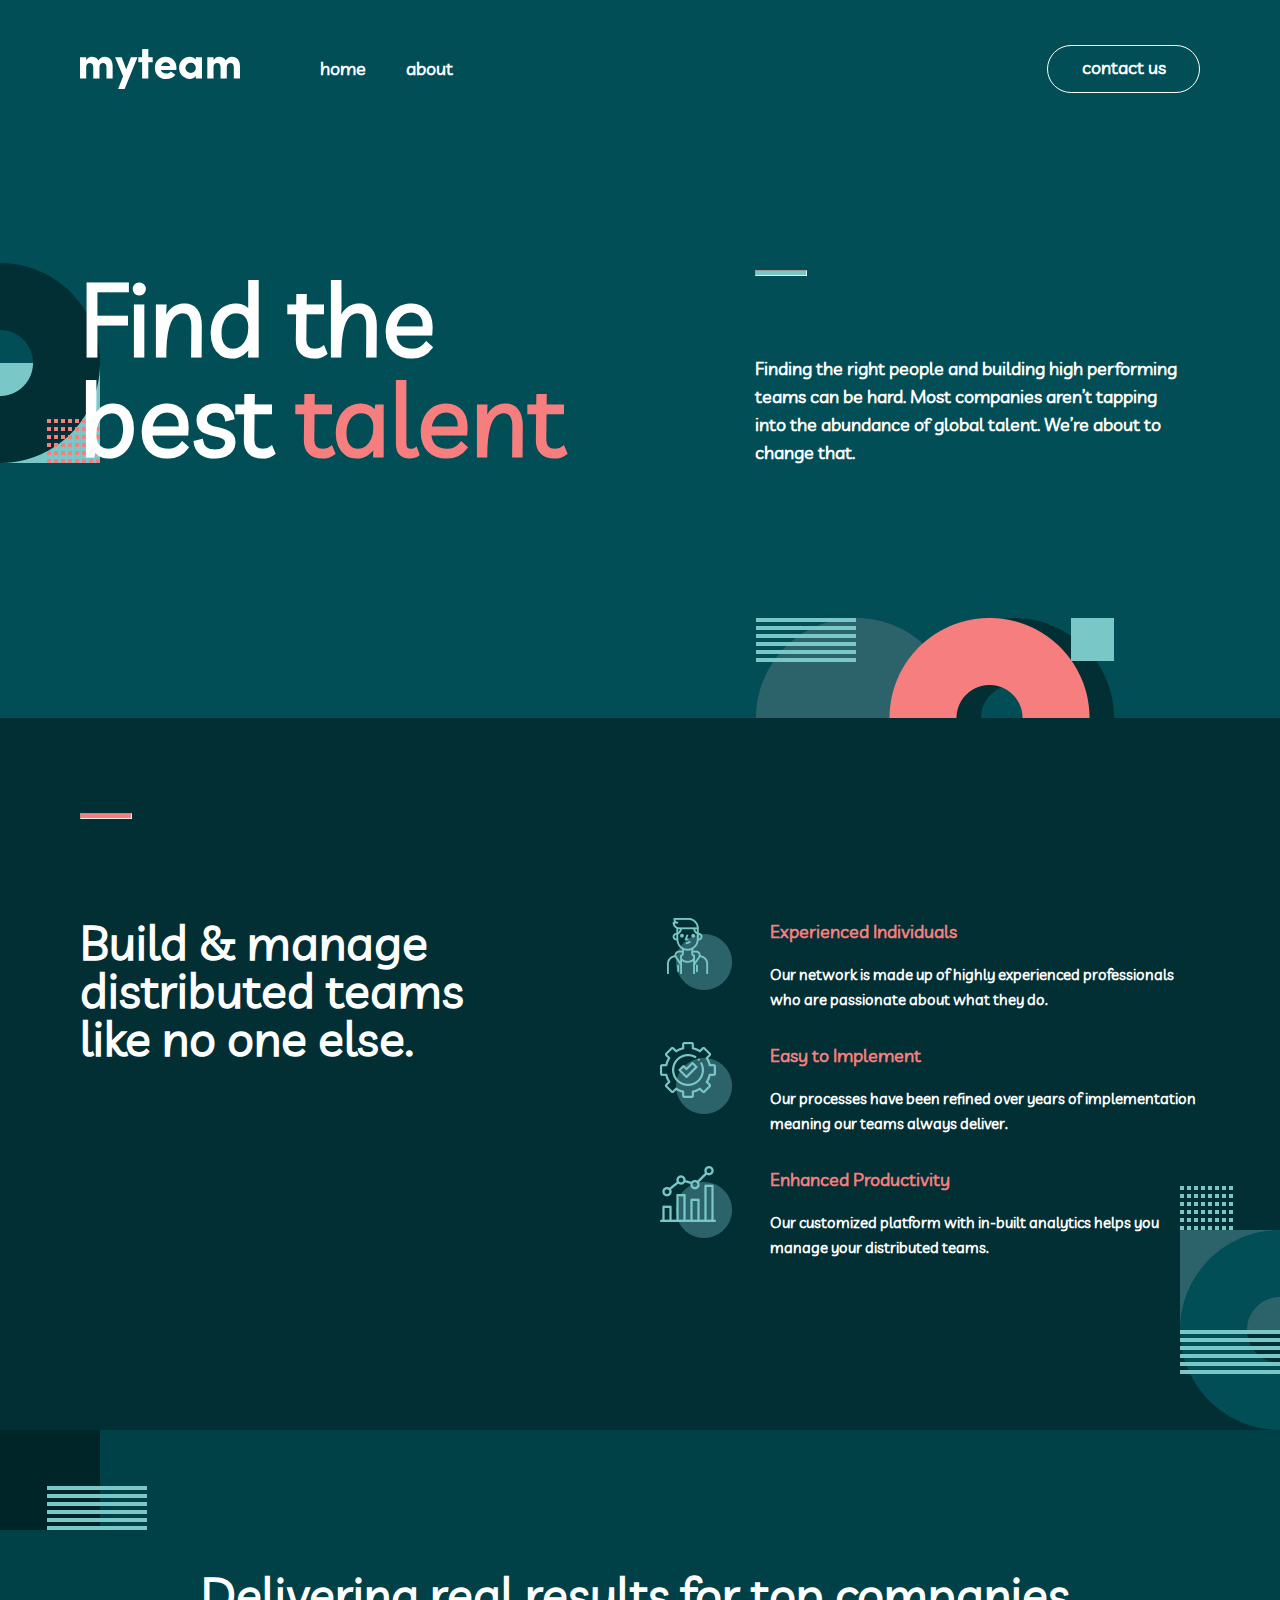
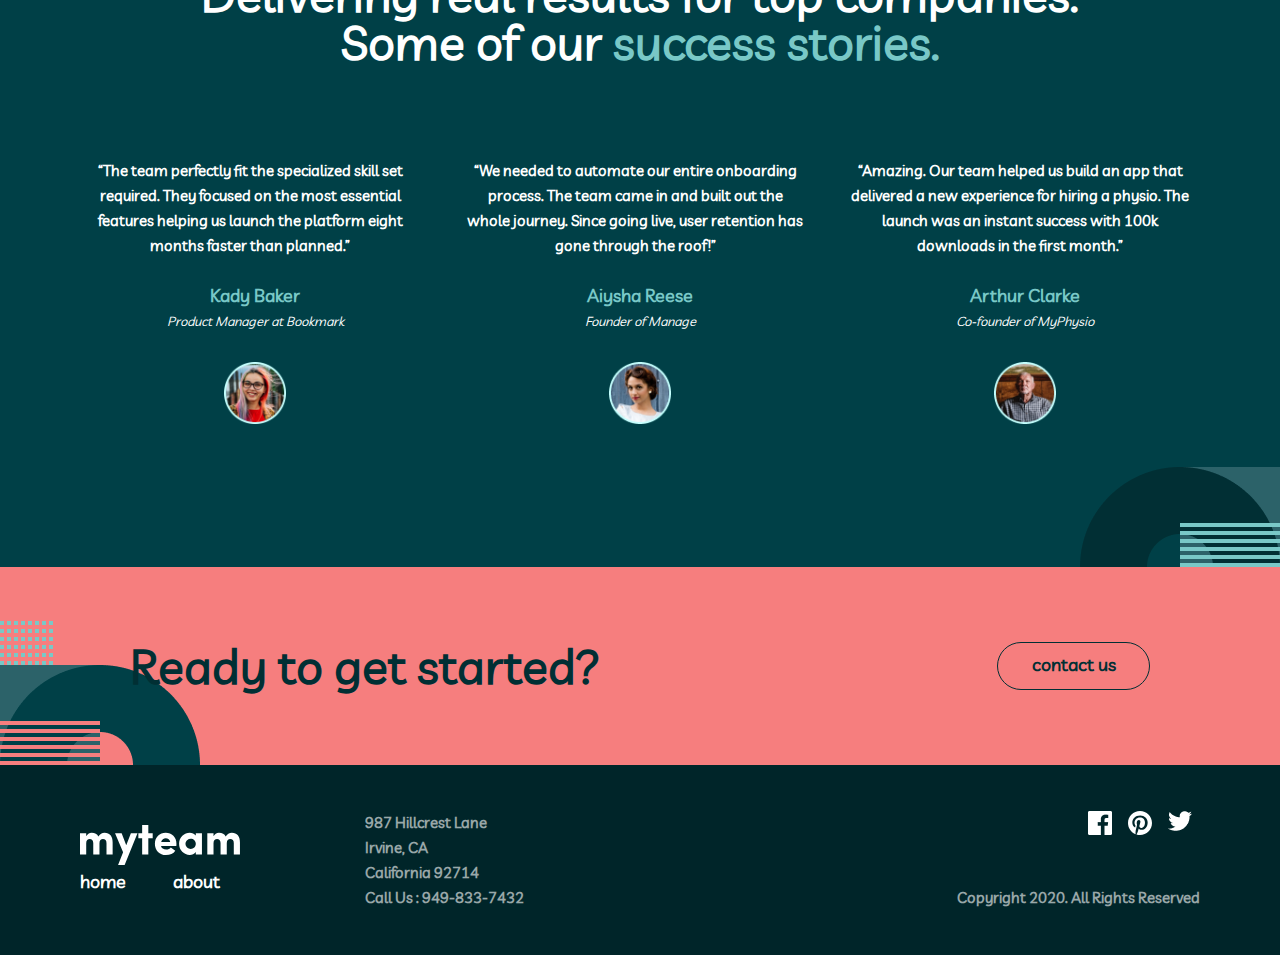
<file: index.html>
<!DOCTYPE html>
<html lang="en">
  <head>
    <meta charset="UTF-8" />
    <meta http-equiv="X-UA-Compatible" content="IE=edge" />
    <meta name="viewport" content="width=device-width, initial-scale=1.0" />
    <title>My Team</title>
    <link rel="stylesheet" href="./style/normailize.css" />
    <link rel="stylesheet" href="./style/minify-main.css" />
    <!-- <link rel="stylesheet" href="./style/main.css" /> -->
  </head>
  <body>
    <header class="site_header">
      <div class="container">
        <div class="site_logo">
          <img class="logo" src="./img/myteam.svg" alt="" />
          <ul class="site_list">
            <li class="list_item">
              <a class="item_link" href="./index.html">home</a>
            </li>
            <li class="list_item">
              <a class="item_link" href="./pages/about.html">about</a>
            </li>
          </ul>
        </div>
        <a class="site_link" href="./pages/contact.html">contact us</a>
      </div>
    </header>

    <main>
      <!-- site_hero start -->
      <section class="site_hero">
        <div class="container">
          <p class="hero_title">Find the best <span>talent</span></p>
          <div class="site_wrap">
            <hr class="wrap_hr" />
            <p class="wrap_text">
              Finding the right people and building high performing teams can be
              hard. Most companies aren’t tapping into the abundance of global
              talent. We’re about to change that.
            </p>
          </div>
        </div>
      </section>
      <!-- site_hero end -->

      <!-- site_build start -->
      <section class="site_build">
        <div class="container_2">
          <hr class="build_hr" />
        </div>
        <div class="container">
          <div class="build">
            <p class="build_title">
              Build & manage distributed teams like no one else.
            </p>
          </div>
          <div class="build_items">
            <div class="name_item">
              <img src="./img/avatar.png" alt="" />
              <div class="build_wrap">
                <p class="build_wrap_title">Experienced Individuals</p>
                <p class="build_wrap_text">
                  Our network is made up of highly experienced professionals who
                  are passionate about what they do.
                </p>
              </div>
            </div>
            <div class="name_item">
              <img src="./img/setting.png" alt="" />
              <div class="build_wrap">
                <p class="build_wrap_title">Easy to Implement</p>
                <p class="build_wrap_text">
                  Our processes have been refined over years of implementation
                  meaning our teams always deliver.
                </p>
              </div>
            </div>
            <div class="name_item">
              <img src="./img/statistic.png" alt="" />
              <div class="build_wrap">
                <p class="build_wrap_title">Enhanced Productivity</p>
                <p class="build_wrap_text">
                  Our customized platform with in-built analytics helps you
                  manage your distributed teams.
                </p>
              </div>
            </div>
          </div>
        </div>
      </section>
      <!-- site_build end -->

      <!-- delivering start -->
      <section class="site_delivering">
        <div class="container">
          <p class="delivering_title">
            Delivering real results for top companies. Some of our
            <span>success stories.</span>
          </p>
          <div class="delivering_wraps">
            <div class="delivering_wrap">
              <p class="delivering_wrap_title">
                “The team perfectly fit the specialized skill set required. They
                focused on the most essential features helping us launch the
                platform eight months faster than planned.”
              </p>
              <p class="wrap_name">Kady Baker</p>
              <p class="wrap_about">Product Manager at Bookmark</p>
              <img src="./img/kady.png" alt="" class="avatar" />
            </div>
            <div class="delivering_wrap">
              <p class="delivering_wrap_title">
                “We needed to automate our entire onboarding process. The team
                came in and built out the whole journey. Since going live, user
                retention has gone through the roof!”
              </p>
              <p class="wrap_name">Aiysha Reese</p>
              <p class="wrap_about">Founder of Manage</p>
              <img src="./img/rese.png" alt="" class="avatar" />
            </div>
            <div class="delivering_wrap">
              <p class="delivering_wrap_title">
                “Amazing. Our team helped us build an app that delivered a new
                experience for hiring a physio. The launch was an instant
                success with 100k downloads in the first month.”
              </p>
              <p class="wrap_name">Arthur Clarke</p>
              <p class="wrap_about">Co-founder of MyPhysio</p>
              <img src="./img/arthur.png" alt="" class="avatar" />
            </div>
          </div>
        </div>
      </section>
      <!-- delivering end -->

      <!-- started start -->
      <section class="started">
        <div class="container">
          <p class="start_title">Ready to get started?</p>
          <a href="./pages/contact.html" class="start_link">contact us</a>
        </div>
      </section>
      <!-- started end -->
    </main>
    <footer>
      <div class="container">
        <div class="footer_about">
          <div class="footer_logo">
            <img src="./img/myteam.svg" alt="" />
            <ul class="site_list">
              <li class="list_item">
                <a class="item_link" href="./index.html">home</a>
              </li>
              <li class="list_item">
                <a class="item_link" href="./pages/about.html">about</a>
              </li>
            </ul>
          </div>
          <div class="footer_wrap">
            <p class="footer_text">
              987 Hillcrest Lane <br />
              Irvine, CA <br />
              California 92714 <br />
              Call Us : 949-833-7432
            </p>
          </div>
        </div>
        <div class="footer_network">
          <div class="network">
            <a class="net_logo" href="#"
              ><img src="./img/facebook.png" alt=""
            /></a>
            <a class="net_logo" href="#"
              ><img src="./img/psiphon.svg" alt=""
            /></a>
            <a class="net_logo" href="#"><img src="./img/twit.png" alt="" /></a>
          </div>
          <p class="copy">Copyright 2020. All Rights Reserved</p>
        </div>
      </div>
    </footer>
  </body>
</html>
</file>
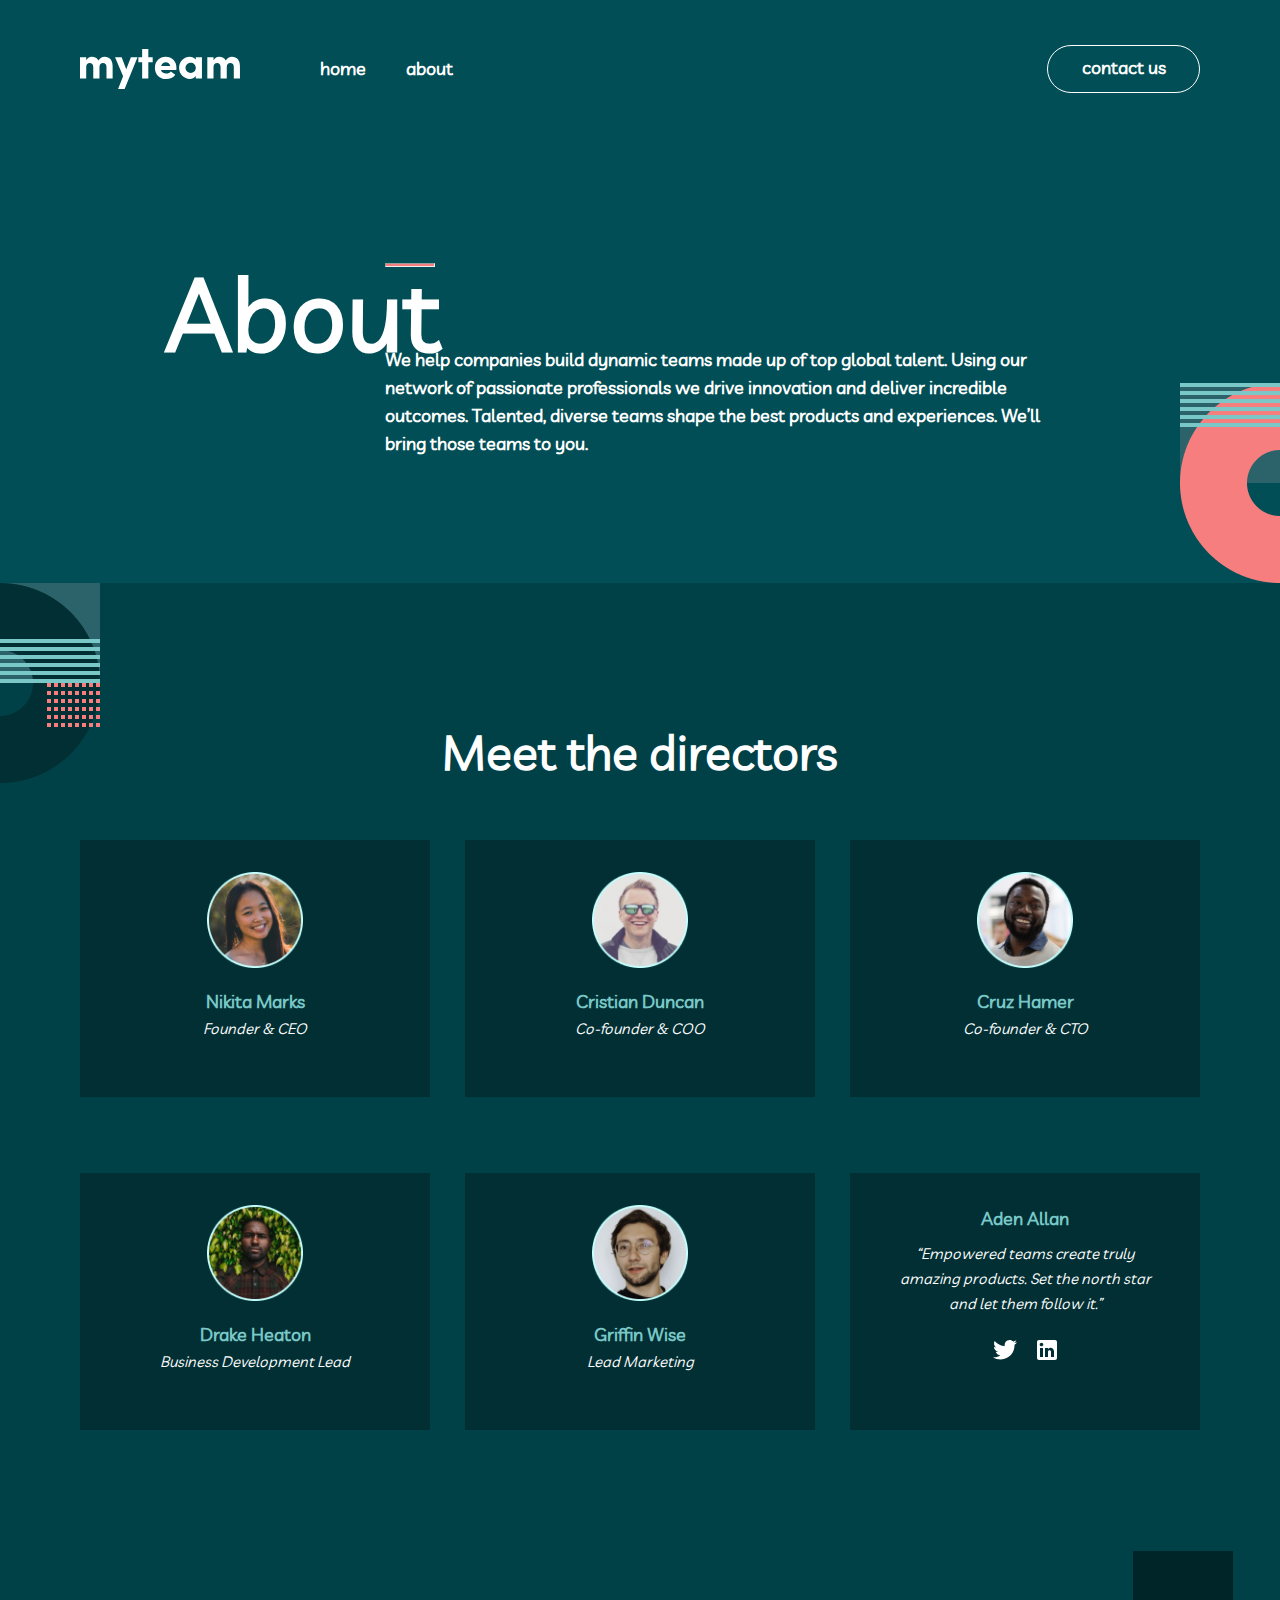
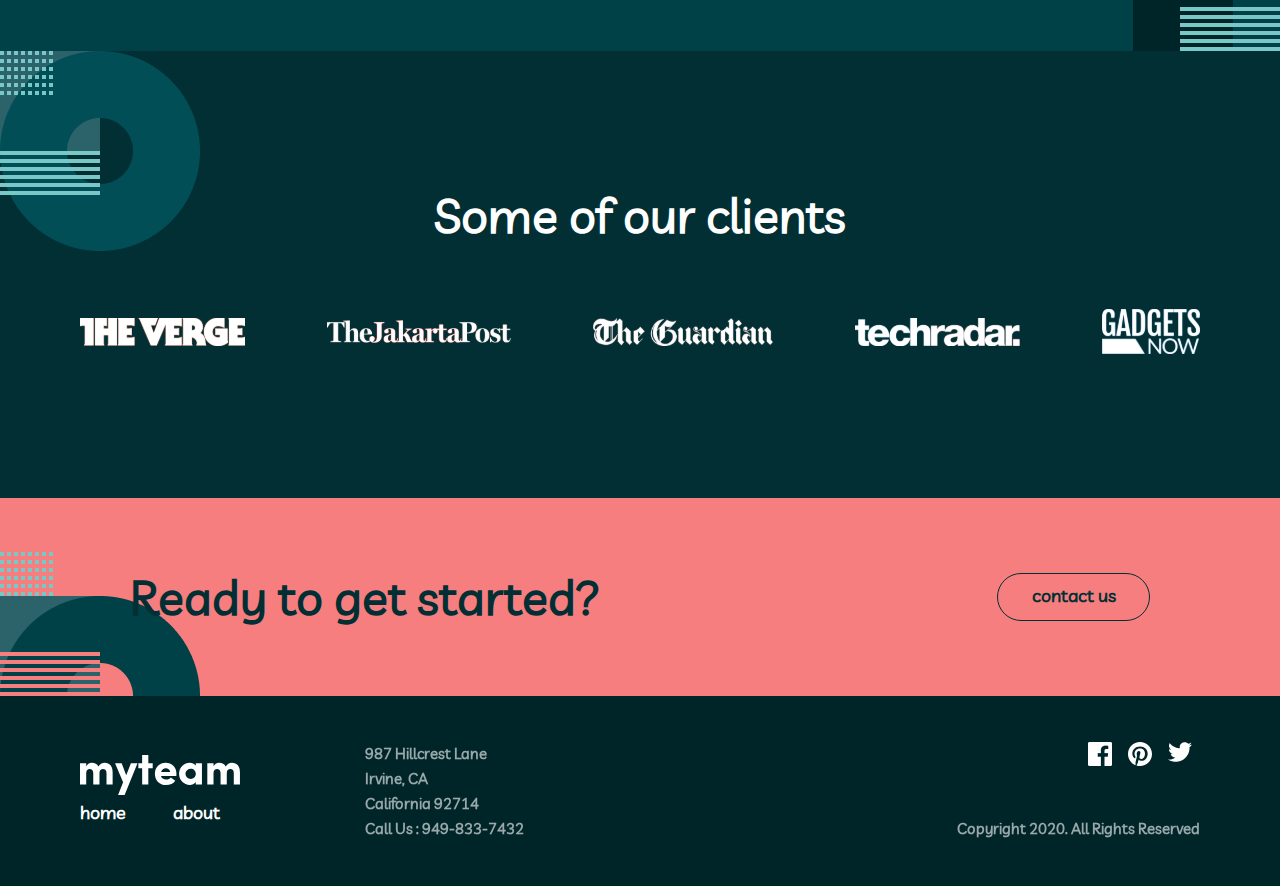
<file: pages/about.html>
<!DOCTYPE html>
<html lang="en">
  <head>
    <meta charset="UTF-8" />
    <meta http-equiv="X-UA-Compatible" content="IE=edge" />
    <meta name="viewport" content="width=device-width, initial-scale=1.0" />
    <title>about</title>
    <link rel="stylesheet" href="../style/main.css" />
    <link rel="stylesheet" href="../style/about.css" />
  </head>
  <body>
    <header class="site_header">
      <div class="container">
        <div class="site_logo">
          <img class="logo" src="../img/myteam.svg" alt="" />
          <ul class="site_list">
            <li class="list_item">
              <a class="item_link" href="../index.html">home</a>
            </li>
            <li class="list_item">
              <a class="item_link" href="./about.html">about</a>
            </li>
          </ul>
        </div>
        <a class="site_link" href="./contact.html">contact us</a>
      </div>
    </header>
    <main>
      <section class="site_hero">
        <div class="container">
          <p class="hero_title">About</p>
          <div class="site_wrap">
            <hr class="wrap_hr" />
            <p class="wrap_text">
              We help companies build dynamic teams made up of top global
              talent. Using our network of passionate professionals we drive
              innovation and deliver incredible outcomes. Talented, diverse
              teams shape the best products and experiences. We’ll bring those
              teams to you.
            </p>
          </div>
        </div>
      </section>
      <!-- site_hero end -->

      <section class="director">
        <div class="director_container container">
          <p class="director_title">Meet the directors</p>
          <div class="cards">
            <div class="card">
              <img class="card_img" src="../img/nikita.png" alt="" />
              <p class="card_name">Nikita Marks</p>
              <p class="card_text">Founder & CEO</p>
            </div>
            <div class="card">
              <img class="card_img" src="../img/cristian.png" alt="" />
              <p class="card_name">Cristian Duncan</p>
              <p class="card_text">Co-founder & COO</p>
            </div>
            <div class="card">
              <img class="card_img" src="../img/cruz.png" alt="" />
              <p class="card_name">Cruz Hamer</p>
              <p class="card_text">Co-founder & CTO</p>
            </div>
            <div class="card">
              <img class="card_img" src="../img/drake.png" alt="" />
              <p class="card_name">Drake Heaton</p>
              <p class="card_text">Business Development Lead</p>
            </div>
            <div class="card">
              <img class="card_img" src="../img/griffin.png" alt="" />
              <p class="card_name">Griffin Wise</p>
              <p class="card_text">Lead Marketing</p>
            </div>
            <div class="card">
              <p class="card_aden">Aden Allan</p>
              <p class="card_text aden">
                “Empowered teams create truly amazing products. Set the north
                star and let them follow it.”
              </p>
              <div class="network_about">
                <a class="network_link" href="#"
                  ><img src="../img/Path.svg" alt=""
                /></a>
                <a class="network_link" href="#"
                  ><img src="../img/Shape.svg" alt=""
                /></a>
              </div>
            </div>
          </div>
        </div>
      </section>
      <!-- director end -->

      <section class="client">
        <div class="container">
          <p class="client_title">Some of our clients</p>
          <div class="company">
            <a class="company_link" href="#"
              ><img src="../img/Bitmap.svg" alt=""
            /></a>
            <a class="company_link" href="#"
              ><img src="../img/post.svg" alt=""
            /></a>
            <a class="company_link" href="#"
              ><img src="../img/guardin.svg" alt=""
            /></a>
            <a class="company_link" href="#"
              ><img src="../img/radar.svg" alt=""
            /></a>
            <a class="company_link" href="#"
              ><img src="../img/gadjet.svg" alt=""
            /></a>
          </div>
        </div>
      </section>
      <!-- client end -->

      <!-- started start -->
      <section class="started">
        <div class="container">
          <p class="start_title">Ready to get started?</p>
          <a href="./contact.html" class="start_link">contact us</a>
        </div>
      </section>
      <!-- started end -->
    </main>
    <footer>
      <div class="container">
        <div class="footer_about">
          <div class="footer_logo">
            <img src="../img/myteam.svg" alt="" />
            <ul class="site_list">
              <li class="list_item">
                <a class="item_link" href="../index.html">home</a>
              </li>
              <li class="list_item">
                <a class="item_link" href="./about.html">about</a>
              </li>
            </ul>
          </div>
          <div class="footer_wrap">
            <p class="footer_text">
              987 Hillcrest Lane <br />
              Irvine, CA <br />
              California 92714 <br />
              Call Us : 949-833-7432
            </p>
          </div>
        </div>
        <div class="footer_network">
          <div class="network">
            <a class="net_logo" href="#"
              ><img src="../img/facebook.png" alt=""
            /></a>
            <a class="net_logo" href="#"
              ><img src="../img/psiphon.svg" alt=""
            /></a>
            <a class="net_logo" href="#"
              ><img src="../img/twit.png" alt=""
            /></a>
          </div>
          <p class="copy">Copyright 2020. All Rights Reserved</p>
        </div>
      </div>
    </footer>
  </body>
</html>
</file>
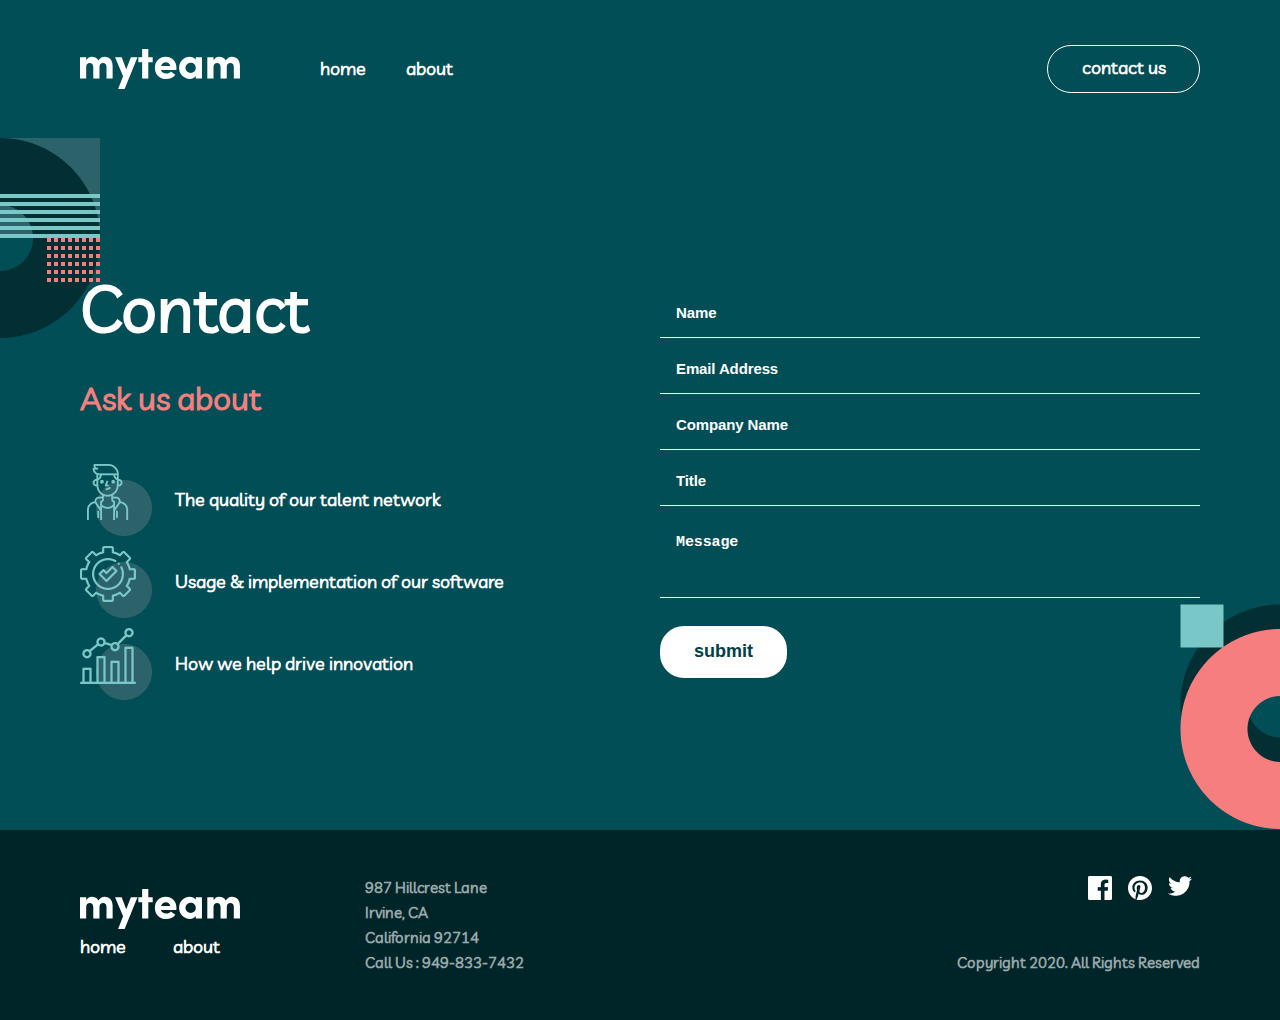
<file: pages/contact.html>
<!DOCTYPE html>
<html lang="en">
  <head>
    <meta charset="UTF-8" />
    <meta http-equiv="X-UA-Compatible" content="IE=edge" />
    <meta name="viewport" content="width=device-width, initial-scale=1.0" />
    <title>contact</title>
    <link rel="stylesheet" href="../style/main.css" />
    <link rel="stylesheet" href="../style/about.css" />
  </head>
  <body>
    <header class="site_header">
      <div class="container">
        <div class="site_logo">
          <img class="logo" src="../img/myteam.svg" alt="" />
          <ul class="site_list">
            <li class="list_item">
              <a class="item_link" href="../index.html">home</a>
            </li>
            <li class="list_item">
              <a class="item_link" href="./about.html">about</a>
            </li>
          </ul>
        </div>
        <a class="site_link" href="#">contact us</a>
      </div>
    </header>
    <main>
      <section class="contact">
        <div class="contact_container container">
          <div class="contact_wrap">
            <p class="contact_title">Contact</p>
            <p class="contact_text">Ask us about</p>
            <div class="contact_item">
              <img src="../img/avatar.png" alt="" width="72" height="72" />
              <p class="contact_item_text">The quality of our talent network</p>
            </div>
            <div class="contact_item">
              <img src="../img/setting.png" alt="" width="72" height="72" />
              <p class="contact_item_text">
                Usage & implementation of our software
              </p>
            </div>
            <div class="contact_item">
              <img src="../img/statistic.png" alt="" width="72" height="72" />
              <p class="contact_item_text">How we help drive innovation</p>
            </div>
          </div>
          <form>
            <input type="text" name="name" placeholder="Name" required />
            <input
              type="email"
              name="email"
              placeholder="Email Address"
              required
            />
            <input type="text" name="company name" placeholder="Company Name" />
            <input type="text" name="title" placeholder="Title" />
            <textarea name="Message" placeholder="Message"></textarea>
            <button type="submit">submit</button>
          </form>
        </div>
      </section>
    </main>

    <!-- footer start -->
    <footer>
      <div class="container">
        <div class="footer_about">
          <div class="footer_logo">
            <img src="../img/myteam.svg" alt="" />
            <ul class="site_list">
              <li class="list_item">
                <a class="item_link" href="../index.html">home</a>
              </li>
              <li class="list_item">
                <a class="item_link" href="./about.html">about</a>
              </li>
            </ul>
          </div>
          <div class="footer_wrap">
            <p class="footer_text">
              987 Hillcrest Lane <br />
              Irvine, CA <br />
              California 92714 <br />
              Call Us : 949-833-7432
            </p>
          </div>
        </div>
        <div class="footer_network">
          <div class="network">
            <a class="net_logo" href="#"
              ><img src="../img/facebook.png" alt=""
            /></a>
            <a class="net_logo" href="#"
              ><img src="../img/psiphon.svg" alt=""
            /></a>
            <a class="net_logo" href="#"
              ><img src="../img/twit.png" alt=""
            /></a>
          </div>
          <p class="copy">Copyright 2020. All Rights Reserved</p>
        </div>
      </div>
    </footer>
  </body>
</html>
</file>
<file: style/minify-main.css>
* {
  margin: 0;
  padding: 0;
  -webkit-box-sizing: border-box;
  box-sizing: border-box;
  list-style: none;
  text-decoration: none;
}
@font-face {
  font-family: "Livvic";
  font-style: normal;
  font-weight: 400;
  src: local(""), url("../fonts/livvic-v13-latin-regular.woff2") format("woff2");
}
@font-face {
  font-family: Livvic;
  src: url(../fonts/Livvic-Regular.ttf);
}
html {
  height: 100%;
}
body {
  font-family: Livvic;
  height: 100%;
  display: -webkit-box;
  display: -ms-flexbox;
  display: flex;
  -webkit-box-orient: vertical;
  -webkit-box-direction: normal;
  -ms-flex-direction: column;
  flex-direction: column;
}
main {
  -webkit-box-flex: 1;
  -ms-flex-positive: 1;
  flex-grow: 1;
}
.container {
  width: 100%;
  max-width: 1210px;
  margin-left: auto;
  margin-right: auto;
  padding: 45px;
}
.container_2 {
  width: 100%;
  max-width: 1210px;
  margin-left: auto;
  margin-right: auto;
  padding: 0 45px;
}
.site_header {
  background-color: #014e56;
}
.site_header .container,
.site_logo,
.site_list {
  display: -webkit-box;
  display: -ms-flexbox;
  display: flex;
  -webkit-box-pack: justify;
  -ms-flex-pack: justify;
  justify-content: space-between;
  -webkit-box-align: center;
  -ms-flex-align: center;
  align-items: center;
  -webkit-box-orient: horizontal;
  -webkit-box-direction: normal;
  -ms-flex-direction: row;
  flex-direction: row;
}
.logo {
  width: 160px;
  height: 40px;
  margin-right: 60px;
}
.list_item {
  margin: 0 20px;
}
.item_link {
  display: block;
  font-weight: 600;
  font-size: 18px;
  line-height: 28px;
  color: #fff;
  -webkit-transition: 0.5s;
  -o-transition: 0.5s;
  transition: 0.5s;
}
.item_link:hover {
  color: #f67e7e;
}
.site_link {
  display: block;
  width: 153px;
  height: 48px;
  font-weight: 600;
  font-size: 18px;
  line-height: 28px;
  border: 1px solid #fff;
  border-radius: 24px;
  padding: 8px 32px;
  text-align: center;
  color: #fff;
  -webkit-transition: 0.3s;
  -o-transition: 0.3s;
  transition: 0.3s;
}
.site_link:hover {
  background-color: #fff;
  color: #002529;
}
.site_hero {
  background-color: #014e56;
  padding: 85px 0 205px;
  background-repeat: no-repeat;
  background-size: auto;
  background-image: url(../img/find.png), url(../img/talent.png);
  background-position-y: 125px, bottom;
  background-position-x: left, 82%;
}
.site_hero .container {
  display: -webkit-box;
  display: -ms-flexbox;
  display: flex;
  -webkit-box-pack: justify;
  -ms-flex-pack: justify;
  justify-content: space-between;
  -webkit-box-align: center;
  -ms-flex-align: center;
  align-items: center;
  -webkit-box-orient: horizontal;
  -webkit-box-direction: normal;
  -ms-flex-direction: row;
  flex-direction: row;
}
.hero_title {
  width: 565px;
  font-weight: 700;
  font-size: 100px;
  line-height: 100px;
  color: #fff;
  margin-right: 30px;
}
.hero_title span {
  color: #f67e7e;
}
.site_wrap {
  width: 445px;
}
.wrap_hr {
  width: 50px;
  height: 4px;
  background-color: #79c8c7;
  margin-bottom: 79px;
}
.wrap_text {
  width: 425px;
  font-weight: 600;
  font-size: 18px;
  line-height: 28px;
  color: #fff;
}
.site_build {
  padding: 95px 0;
  background-color: #012f34;
  background-repeat: no-repeat;
  background-size: auto;
  background-image: url(../img/build.png);
  background-position: right bottom;
}
.site_build .container,
.name_item {
  display: -webkit-box;
  display: -ms-flexbox;
  display: flex;
  -webkit-box-pack: justify;
  -ms-flex-pack: justify;
  justify-content: space-between;
  -webkit-box-align: start;
  -ms-flex-align: start;
  align-items: flex-start;
  -webkit-box-orient: horizontal;
  -webkit-box-direction: normal;
  -ms-flex-direction: row;
  flex-direction: row;
}
.build_hr {
  width: 50px;
  height: 4px;
  background-color: #f67e7e;
  margin-bottom: 54px;
}
.build_title {
  width: 445px;
  height: 144px;
  font-weight: 700;
  font-size: 48px;
  line-height: 48px;
  color: #fff;
}
.build_items {
  width: 540px;
}
.name_item {
  margin-bottom: 30px;
}
.name_item img {
  width: 72px;
  height: 72px;
  margin-right: 23px;
}
.build_wrap_title {
  font-weight: 700;
  font-size: 18px;
  line-height: 28px;
  color: #f67e7e;
  margin-bottom: 16px;
}
.build_wrap_text {
  width: 430px;
  font-weight: 600;
  font-size: 15px;
  line-height: 25px;
  color: #fff;
}
.site_delivering {
  background-color: #004047;
  padding: 95px 0;
  background-repeat: no-repeat;
  background-size: auto;
  background-image: url(../img/deliver.png), url(../img/stories.png);
  background-position-x: left, right;
  background-position-y: top, bottom;
}
.delivering_title {
  font-weight: 700;
  font-size: 48px;
  line-height: 48px;
  text-align: center;
  margin-left: auto;
  margin-right: auto;
  color: #fff;
  width: 932px;
  margin-bottom: 92px;
}
.delivering_title span {
  color: #79c8c7;
}
.delivering_wraps {
  display: -webkit-box;
  display: -ms-flexbox;
  display: flex;
  -webkit-box-pack: justify;
  -ms-flex-pack: justify;
  justify-content: space-between;
  -webkit-box-align: start;
  -ms-flex-align: start;
  align-items: flex-start;
  -webkit-box-orient: horizontal;
  -webkit-box-direction: normal;
  -ms-flex-direction: row;
  flex-direction: row;
}
.delivering_wrap {
  width: 350px;
  text-align: center;
}
.delivering_wrap_title {
  width: 340px;
  font-weight: 600;
  font-size: 15px;
  line-height: 25px;
  text-align: center;
  color: #fff;
  margin-bottom: 24px;
}
.wrap_name {
  font-weight: 700;
  font-size: 18px;
  line-height: 28px;
  color: #79c8c7;
  margin-bottom: 2px;
}
.wrap_about {
  font-weight: 500;
  font-style: italic;
  font-size: 13px;
  line-height: 18px;
  color: #fff;
  margin-bottom: 32px;
}
.avatar {
  width: 62px;
  height: 62px;
}
.started {
  padding: 30px 0;
  background-color: #f67e7e;
  background-repeat: no-repeat;
  background-size: auto;
  background-position: left bottom;
  background-image: url(../img/started.png);
}
.started .container {
  padding-left: 95px;
  padding-right: 95px;
  display: -webkit-box;
  display: -ms-flexbox;
  display: flex;
  -webkit-box-pack: justify;
  -ms-flex-pack: justify;
  justify-content: space-between;
  -webkit-box-align: start;
  -ms-flex-align: start;
  align-items: flex-start;
  -webkit-box-orient: horizontal;
  -webkit-box-direction: normal;
  -ms-flex-direction: row;
  flex-direction: row;
}
.start_title {
  font-weight: 700;
  font-size: 48px;
  line-height: 48px;
  color: #012f34;
}
.start_link {
  display: block;
  width: 153px;
  height: 48px;
  font-weight: 600;
  font-size: 18px;
  line-height: 28px;
  border: 1px solid #012f34;
  border-radius: 24px;
  padding: 8px 32px;
  text-align: center;
  color: #012f34;
  -webkit-transition: 0.5s;
  -o-transition: 0.5s;
  transition: 0.5s;
}
.start_link:hover {
  background-color: #012f34;
  border: 2px solid #012f34;
  color: #fff;
}
footer {
  background-color: #002529;
}
footer .container,
.footer_about {
  display: -webkit-box;
  display: -ms-flexbox;
  display: flex;
  -webkit-box-pack: justify;
  -ms-flex-pack: justify;
  justify-content: space-between;
  -webkit-box-align: center;
  -ms-flex-align: center;
  align-items: center;
  -webkit-box-orient: horizontal;
  -webkit-box-direction: normal;
  -ms-flex-direction: row;
  flex-direction: row;
}
.footer_about {
  width: 730px;
}
.footer_logo .site_list .list_item {
  margin-left: 0;
}
.footer_wrap {
  width: 445px;
  text-align: start;
}
.footer_text {
  font-weight: 600;
  font-size: 15px;
  line-height: 25px;
  color: #fff;
  opacity: 0.6;
}
.footer_network {
  display: -webkit-box;
  display: -ms-flexbox;
  display: flex;
  -webkit-box-orient: vertical;
  -webkit-box-direction: normal;
  -ms-flex-direction: column;
  flex-direction: column;
  -webkit-box-pack: justify;
  -ms-flex-pack: justify;
  justify-content: space-between;
  -webkit-box-align: end;
  -ms-flex-align: end;
  align-items: flex-end;
}
.network {
  margin-bottom: 50px;
  display: -webkit-box;
  display: -ms-flexbox;
  display: flex;
  -webkit-box-orient: horizontal;
  -webkit-box-direction: normal;
  -ms-flex-direction: row;
  flex-direction: row;
}
.net_logo {
  margin: 0 8px;
  width: 24px;
  height: 24px;
  display: inline-block;
}
.net_logo:hover {
  background-color: #f67e7e;
}
.copy {
  font-weight: 600;
  font-size: 15px;
  line-height: 25px;
  color: #fff;
  opacity: 0.6;
}
</file>
<file: style/main.css>
* {
  margin: 0;
  padding: 0;
  box-sizing: border-box;
  list-style: none;
  text-decoration: none;
}

@font-face {
  font-family: "Livvic";
  font-style: normal;
  font-weight: 400;
  src: local(""), url("../fonts/livvic-v13-latin-regular.woff2") format("woff2");
}
@font-face {
  font-family: Livvic;
  src: url(../fonts/Livvic-Regular.ttf);
}
html {
  height: 100%;
}
body {
  font-family: Livvic;
  height: 100%;
  display: flex;
  flex-direction: column;
}
main {
  flex-grow: 1;
}
.container {
  width: 100%;
  max-width: 1210px;
  margin-left: auto;
  margin-right: auto;
  padding: 45px;
}
.container_2 {
  width: 100%;
  max-width: 1210px;
  margin-left: auto;
  margin-right: auto;
  padding: 0 45px;
}
.site_header {
  background-color: #014e56;
}
.site_header .container,
.site_logo,
.site_list {
  display: flex;
  justify-content: space-between;
  align-items: center;
  flex-direction: row;
}
.logo {
  width: 160px;
  height: 40px;
  margin-right: 60px;
}
.list_item {
  margin: 0 20px;
}
.item_link {
  display: block;
  font-weight: 600;
  font-size: 18px;
  line-height: 28px;
  color: #fff;
  transition: 0.5s;
}
.item_link:hover {
  color: #f67e7e;
}
.site_link {
  display: block;
  width: 153px;
  height: 48px;
  font-weight: 600;
  font-size: 18px;
  line-height: 28px;
  border: 1px solid #fff;
  border-radius: 24px;
  padding: 8px 32px;
  text-align: center;
  color: #fff;
  transition: 0.3s;
}
.site_link:hover {
  background-color: #fff;
  color: #002529;
}
.site_hero {
  background-color: #014e56;
  padding: 85px 0 205px;
  background-repeat: no-repeat;
  background-size: auto;
  background-image: url(../img/find.png), url(../img/talent.png);
  background-position-y: 125px, bottom;
  background-position-x: left, 82%;
}
.site_hero .container {
  display: flex;
  justify-content: space-between;
  align-items: center;
  flex-direction: row;
}
.hero_title {
  width: 565px;
  font-weight: 700;
  font-size: 100px;
  line-height: 100px;
  color: #fff;
  margin-right: 30px;
}
.hero_title span {
  color: #f67e7e;
}
.site_wrap {
  width: 445px;
}
.wrap_hr {
  width: 50px;
  height: 4px;
  background-color: #79c8c7;
  margin-bottom: 79px;
}
.wrap_text {
  width: 425px;
  font-weight: 600;
  font-size: 18px;
  line-height: 28px;
  color: #fff;
}

.site_build {
  padding: 95px 0;
  background-color: #012f34;
  background-repeat: no-repeat;
  background-size: auto;
  background-image: url(../img/build.png);
  background-position: right bottom;
}
.site_build .container,
.name_item {
  display: flex;
  justify-content: space-between;
  align-items: flex-start;
  flex-direction: row;
}
.build_hr {
  width: 50px;
  height: 4px;
  background-color: #f67e7e;
  margin-bottom: 54px;
}
.build_title {
  width: 445px;
  height: 144px;
  font-weight: 700;
  font-size: 48px;
  line-height: 48px;
  color: #fff;
}
.build_items {
  width: 540px;
}
.name_item {
  margin-bottom: 30px;
}
.name_item img {
  width: 72px;
  height: 72px;
  margin-right: 23px;
}
.build_wrap_title {
  font-weight: 700;
  font-size: 18px;
  line-height: 28px;
  color: #f67e7e;
  margin-bottom: 16px;
}
.build_wrap_text {
  width: 430px;
  font-weight: 600;
  font-size: 15px;
  line-height: 25px;
  color: #fff;
}
.site_delivering {
  background-color: #004047;
  padding: 95px 0;
  background-repeat: no-repeat;
  background-size: auto;
  background-image: url(../img/deliver.png), url(../img/stories.png);
  background-position-x: left, right;
  background-position-y: top, bottom;
}
.delivering_title {
  font-weight: 700;
  font-size: 48px;
  line-height: 48px;
  text-align: center;
  margin-left: auto;
  margin-right: auto;
  color: #fff;
  width: 932px;
  margin-bottom: 92px;
}
.delivering_title span {
  color: #79c8c7;
}
.delivering_wraps {
  display: flex;
  justify-content: space-between;
  align-items: flex-start;
  flex-direction: row;
}
.delivering_wrap {
  width: 350px;
  text-align: center;
}
.delivering_wrap_title {
  width: 340px;
  font-weight: 600;
  font-size: 15px;
  line-height: 25px;
  text-align: center;
  color: #fff;
  margin-bottom: 24px;
}
.wrap_name {
  font-weight: 700;
  font-size: 18px;
  line-height: 28px;
  color: #79c8c7;
  margin-bottom: 2px;
}
.wrap_about {
  font-weight: 500;
  font-style: italic;
  font-size: 13px;
  line-height: 18px;
  color: #fff;
  margin-bottom: 32px;
}
.avatar {
  width: 62px;
  height: 62px;
}
.started {
  padding: 30px 0;
  background-color: #f67e7e;
  background-repeat: no-repeat;
  background-size: auto;
  background-position: left bottom;
  background-image: url(../img/started.png);
}
.started .container {
  padding-left: 95px;
  padding-right: 95px;
  display: flex;
  justify-content: space-between;
  align-items: flex-start;
  flex-direction: row;
}
.start_title {
  font-weight: 700;
  font-size: 48px;
  line-height: 48px;
  color: #012f34;
}
.start_link {
  display: block;
  width: 153px;
  height: 48px;
  font-weight: 600;
  font-size: 18px;
  line-height: 28px;
  border: 1px solid #012f34;
  border-radius: 24px;
  padding: 8px 32px;
  text-align: center;
  color: #012f34;
  transition: 0.5s;
}
.start_link:hover {
  background-color: #012f34;
  border: 2px solid #012f34;
  color: #fff;
}
footer {
  background-color: #002529;
}
footer .container,
.footer_about {
  display: flex;
  justify-content: space-between;
  align-items: center;
  flex-direction: row;
}
.footer_about {
  width: 730px;
}
.footer_logo .site_list .list_item {
  margin-left: 0;
}
.footer_wrap {
  width: 445px;
  text-align: start;
}
.footer_text {
  font-weight: 600;
  font-size: 15px;
  line-height: 25px;
  color: #fff;
  opacity: 0.6;
}
.footer_network {
  display: flex;
  flex-direction: column;
  justify-content: space-between;
  align-items: flex-end;
}
.network {
  margin-bottom: 50px;
  display: flex;
  flex-direction: row;
}
.net_logo {
  margin: 0 8px;
  width: 24px;
  height: 24px;
  display: inline-block;
}
.net_logo:hover {
  background-color: #f67e7e;
}
.copy {
  font-weight: 600;
  font-size: 15px;
  line-height: 25px;
  color: #fff;
  opacity: 0.6;
}
</file>
<file: style/about.css>
html {
  overflow-x: hidden;
}
.site_hero {
  padding: 80px 120px;
  background-repeat: no-repeat;
  background-size: auto;
  background-image: url(../img/hero.png);
  background-position: right bottom;
}

.site_hero .container {
  align-items: flex-start;
  justify-content: space-between;
}
.wrap_hr {
  background-color: #f67e7e;
}
.site_wrap {
  width: 730px;
}
.wrap_text {
  width: 690px;
}
.hero_title {
  width: 100px;
}
.director {
  padding: 100px 0;
  background-color: #004047;
  background-repeat: no-repeat;
  background-size: auto;
  background-image: url(../img/director.png), url(../img/deliver.png);
  background-position-x: left, right;
  background-position-y: top, bottom;
}

.director_title {
  font-weight: 700;
  font-size: 48px;
  line-height: 48px;
  text-align: center;
  color: #fff;
  margin-bottom: 64px;
}
.cards {
  display: flex;
  align-items: center;
  justify-content: space-between;
  flex-wrap: wrap;
}
.card {
  width: 350px;
  background-color: #012f34;
  margin-bottom: 76px;
  text-align: center;
  padding-top: 32px;
}
.card_img {
  width: 96px;
  height: 96px;
  margin-bottom: 16px;
}
.card_name {
  font-weight: 700;
  font-size: 18px;
  line-height: 28px;
  color: #79c8c7;
}
.card_text {
  font-style: italic;
  font-size: 15px;
  line-height: 25px;
  color: #fff;
  margin-bottom: 56px;
}
.card_aden {
  font-weight: 700;
  font-size: 18px;
  line-height: 28px;
  color: #79c8c7;
  margin-bottom: 8px;
}
.aden {
  width: 254px;
  margin: 0 auto;
  margin-bottom: 24px;
}
.network_about {
  margin-bottom: 66px;
}
.network_link:not(:last-child) {
  margin-right: 16px;
}
.client {
  padding: 95px 0;
  background-color: #012f34;
  background-repeat: no-repeat;
  background-size: auto;
  background-image: url(../img/client.png);
}
.client_title {
  text-align: center;
  font-weight: 700;
  font-size: 48px;
  line-height: 48px;
  color: #fff;
  margin-bottom: 70px;
}
.company {
  display: flex;
  align-items: center;
  justify-content: space-between;
}
.contact {
  padding: 75px 0;
  background-color: #014e56;
  background-repeat: no-repeat;
  background-size: auto;
  background-image: url(../img/director.png), url(../img/contact.png);
  background-position-x: left, right;
  background-position-y: top, bottom;
}
.contact_container {
  display: flex;
  align-items: center;
  justify-content: space-between;
}
.contact_wrap {
  width: 540px;
}
.contact_title {
  font-weight: 700;
  font-size: 64px;
  line-height: 100px;
  color: #fff;
  margin-bottom: 16px;
}
.contact_text {
  font-weight: 700;
  font-size: 32px;
  line-height: 48px;
  color: #f67e7e;
  margin-bottom: 42px;
}
.contact_item {
  display: flex;
  align-items: center;
  gap: 23px;
  margin-bottom: 10px;
}
.contact_item_text {
  font-weight: 700;
  font-size: 18px;
  line-height: 28px;
  color: #fff;
}
form {
  width: 540px;
}
input {
  display: block;
  width: 540px;
  border: none;
  padding: 16px;
  border-bottom: 1px solid #fff;
  background-color: transparent;
  margin-bottom: 8px;
  outline: none;
}
input:hover,
textarea:hover {
  color: #f67e7e;
  border-bottom: 1px solid #f67e7e;
}

input::placeholder,
textarea::placeholder {
  color: #fff;
  font-weight: 600;
  font-size: 15px;
  line-height: 25px;
  letter-spacing: -0.12px;
}
textarea {
  padding: 16px;
  width: 540px;
  height: 84px;
  resize: none;
  outline: none;
  border: none;
  border-bottom: 1px solid #fff;
  background-color: transparent;
  margin-bottom: 24px;
}
button {
  padding: 9px 32px 11px;
  font-weight: 600;
  font-size: 18px;
  line-height: 28px;
  color: #004047;
  background-color: #fff;
  border: 2px solid #fff;
  border-radius: 24px;
  cursor: pointer;
}
</file>
<file: style/normailize.css>
/*! normalize.css v8.0.1 | MIT License | github.com/necolas/normalize.css */

/* Document
   ========================================================================== */

/**
 * 1. Correct the line height in all browsers.
 * 2. Prevent adjustments of font size after orientation changes in iOS.
 */

html {
  line-height: 1.15; /* 1 */
  -webkit-text-size-adjust: 100%; /* 2 */
}

/* Sections
     ========================================================================== */

/**
   * Remove the margin in all browsers.
   */

body {
  margin: 0;
}

/**
   * Render the `main` element consistently in IE.
   */

main {
  display: block;
}

/**
   * Correct the font size and margin on `h1` elements within `section` and
   * `article` contexts in Chrome, Firefox, and Safari.
   */

h1 {
  font-size: 2em;
  margin: 0.67em 0;
}

/* Grouping content
     ========================================================================== */

/**
   * 1. Add the correct box sizing in Firefox.
   * 2. Show the overflow in Edge and IE.
   */

hr {
  box-sizing: content-box; /* 1 */
  height: 0; /* 1 */
  overflow: visible; /* 2 */
}

/**
   * 1. Correct the inheritance and scaling of font size in all browsers.
   * 2. Correct the odd `em` font sizing in all browsers.
   */

pre {
  font-family: monospace, monospace; /* 1 */
  font-size: 1em; /* 2 */
}

/* Text-level semantics
     ========================================================================== */

/**
   * Remove the gray background on active links in IE 10.
   */

a {
  background-color: transparent;
}

/**
   * 1. Remove the bottom border in Chrome 57-
   * 2. Add the correct text decoration in Chrome, Edge, IE, Opera, and Safari.
   */

abbr[title] {
  border-bottom: none; /* 1 */
  text-decoration: underline; /* 2 */
  text-decoration: underline dotted; /* 2 */
}

/**
   * Add the correct font weight in Chrome, Edge, and Safari.
   */

b,
strong {
  font-weight: bolder;
}

/**
   * 1. Correct the inheritance and scaling of font size in all browsers.
   * 2. Correct the odd `em` font sizing in all browsers.
   */

code,
kbd,
samp {
  font-family: monospace, monospace; /* 1 */
  font-size: 1em; /* 2 */
}

/**
   * Add the correct font size in all browsers.
   */

small {
  font-size: 80%;
}

/**
   * Prevent `sub` and `sup` elements from affecting the line height in
   * all browsers.
   */

sub,
sup {
  font-size: 75%;
  line-height: 0;
  position: relative;
  vertical-align: baseline;
}

sub {
  bottom: -0.25em;
}

sup {
  top: -0.5em;
}

/* Embedded content
     ========================================================================== */

/**
   * Remove the border on images inside links in IE 10.
   */

img {
  border-style: none;
}

/* Forms
     ========================================================================== */

/**
   * 1. Change the font styles in all browsers.
   * 2. Remove the margin in Firefox and Safari.
   */

button,
input,
optgroup,
select,
textarea {
  font-family: inherit; /* 1 */
  font-size: 100%; /* 1 */
  line-height: 1.15; /* 1 */
  margin: 0; /* 2 */
}

/**
   * Show the overflow in IE.
   * 1. Show the overflow in Edge.
   */

button,
input {
  /* 1 */
  overflow: visible;
}

/**
   * Remove the inheritance of text transform in Edge, Firefox, and IE.
   * 1. Remove the inheritance of text transform in Firefox.
   */

button,
select {
  /* 1 */
  text-transform: none;
}

/**
   * Correct the inability to style clickable types in iOS and Safari.
   */

button,
[type="button"],
[type="reset"],
[type="submit"] {
  -webkit-appearance: button;
}

/**
   * Remove the inner border and padding in Firefox.
   */

button::-moz-focus-inner,
[type="button"]::-moz-focus-inner,
[type="reset"]::-moz-focus-inner,
[type="submit"]::-moz-focus-inner {
  border-style: none;
  padding: 0;
}

/**
   * Restore the focus styles unset by the previous rule.
   */

button:-moz-focusring,
[type="button"]:-moz-focusring,
[type="reset"]:-moz-focusring,
[type="submit"]:-moz-focusring {
  outline: 1px dotted ButtonText;
}

/**
   * Correct the padding in Firefox.
   */

fieldset {
  padding: 0.35em 0.75em 0.625em;
}

/**
   * 1. Correct the text wrapping in Edge and IE.
   * 2. Correct the color inheritance from `fieldset` elements in IE.
   * 3. Remove the padding so developers are not caught out when they zero out
   *    `fieldset` elements in all browsers.
   */

legend {
  box-sizing: border-box; /* 1 */
  color: inherit; /* 2 */
  display: table; /* 1 */
  max-width: 100%; /* 1 */
  padding: 0; /* 3 */
  white-space: normal; /* 1 */
}

/**
   * Add the correct vertical alignment in Chrome, Firefox, and Opera.
   */

progress {
  vertical-align: baseline;
}

/**
   * Remove the default vertical scrollbar in IE 10+.
   */

textarea {
  overflow: auto;
}

/**
   * 1. Add the correct box sizing in IE 10.
   * 2. Remove the padding in IE 10.
   */

[type="checkbox"],
[type="radio"] {
  box-sizing: border-box; /* 1 */
  padding: 0; /* 2 */
}

/**
   * Correct the cursor style of increment and decrement buttons in Chrome.
   */

[type="number"]::-webkit-inner-spin-button,
[type="number"]::-webkit-outer-spin-button {
  height: auto;
}

/**
   * 1. Correct the odd appearance in Chrome and Safari.
   * 2. Correct the outline style in Safari.
   */

[type="search"] {
  -webkit-appearance: textfield; /* 1 */
  outline-offset: -2px; /* 2 */
}

/**
   * Remove the inner padding in Chrome and Safari on macOS.
   */

[type="search"]::-webkit-search-decoration {
  -webkit-appearance: none;
}

/**
   * 1. Correct the inability to style clickable types in iOS and Safari.
   * 2. Change font properties to `inherit` in Safari.
   */

::-webkit-file-upload-button {
  -webkit-appearance: button; /* 1 */
  font: inherit; /* 2 */
}

/* Interactive
     ========================================================================== */

/*
   * Add the correct display in Edge, IE 10+, and Firefox.
   */

details {
  display: block;
}

/*
   * Add the correct display in all browsers.
   */

summary {
  display: list-item;
}

/* Misc
     ========================================================================== */

/**
   * Add the correct display in IE 10+.
   */

template {
  display: none;
}

/**
   * Add the correct display in IE 10.
   */

[hidden] {
  display: none;
}
</file>
